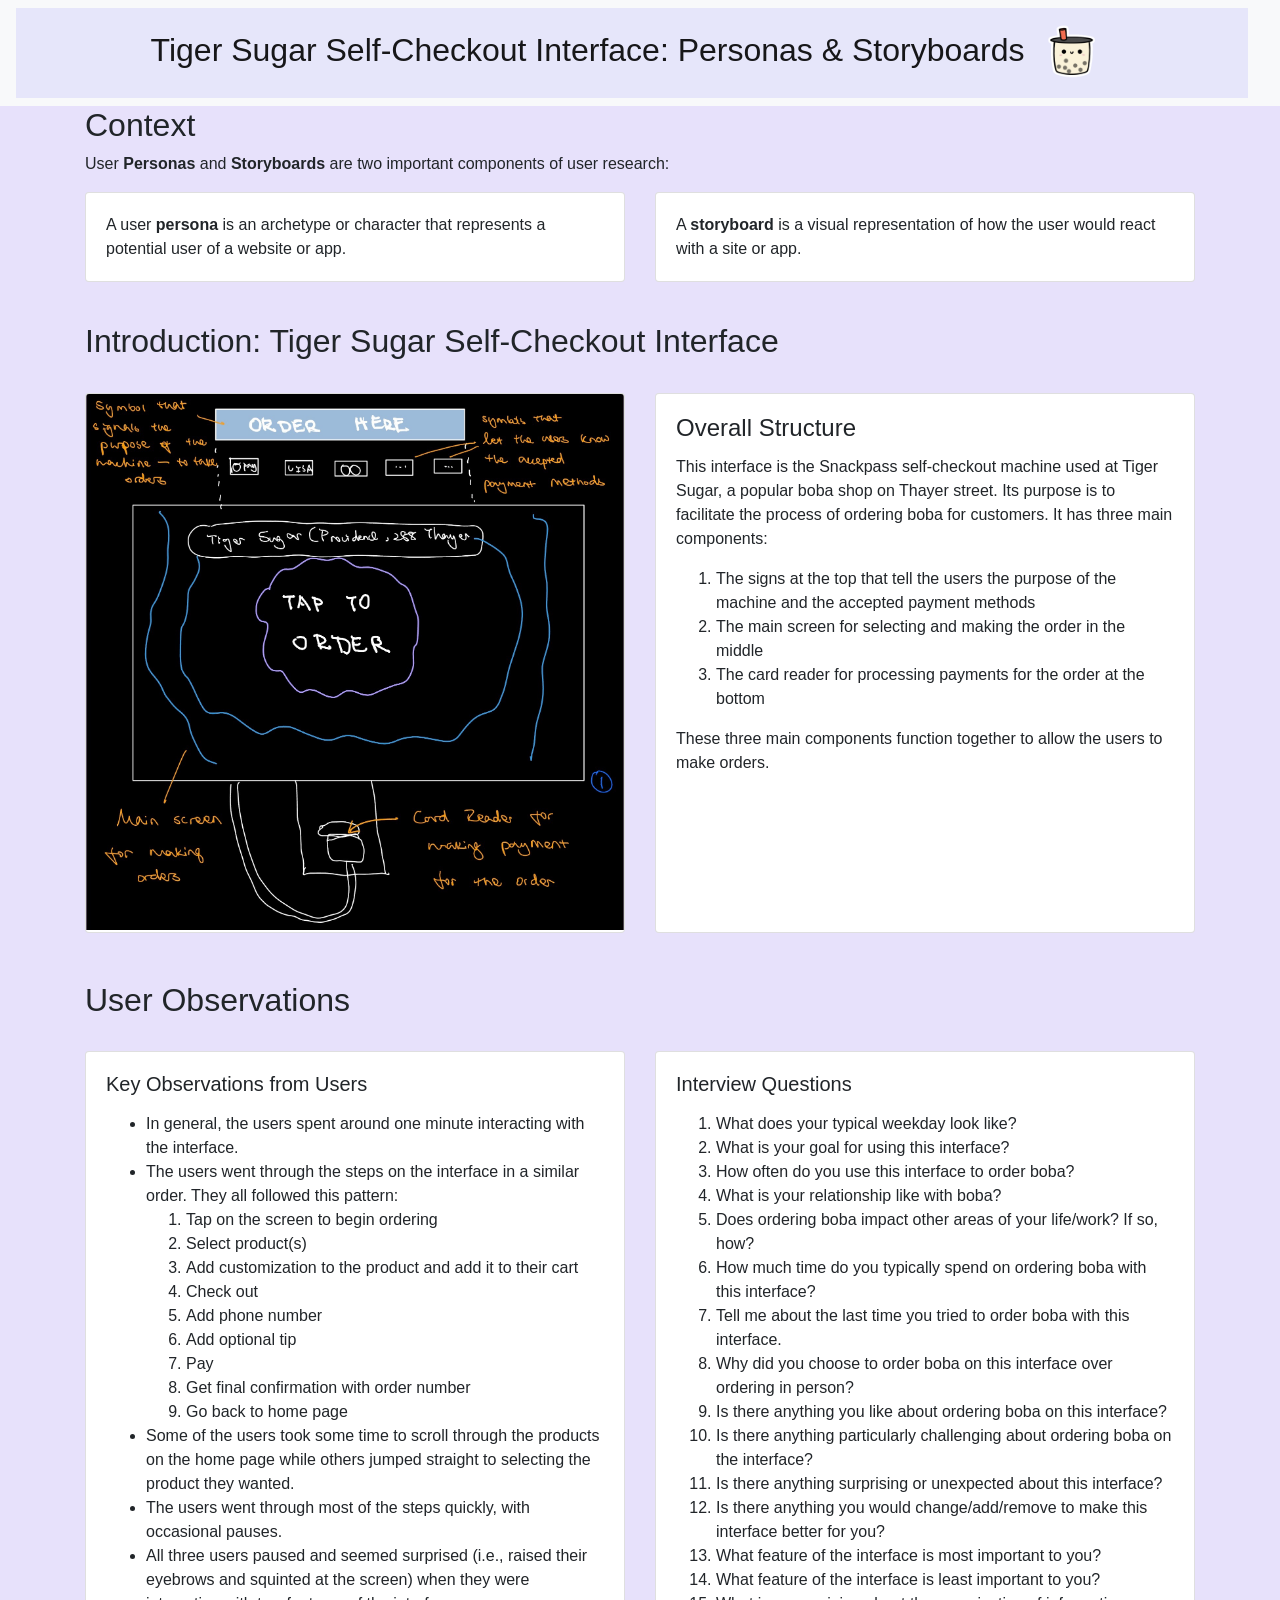
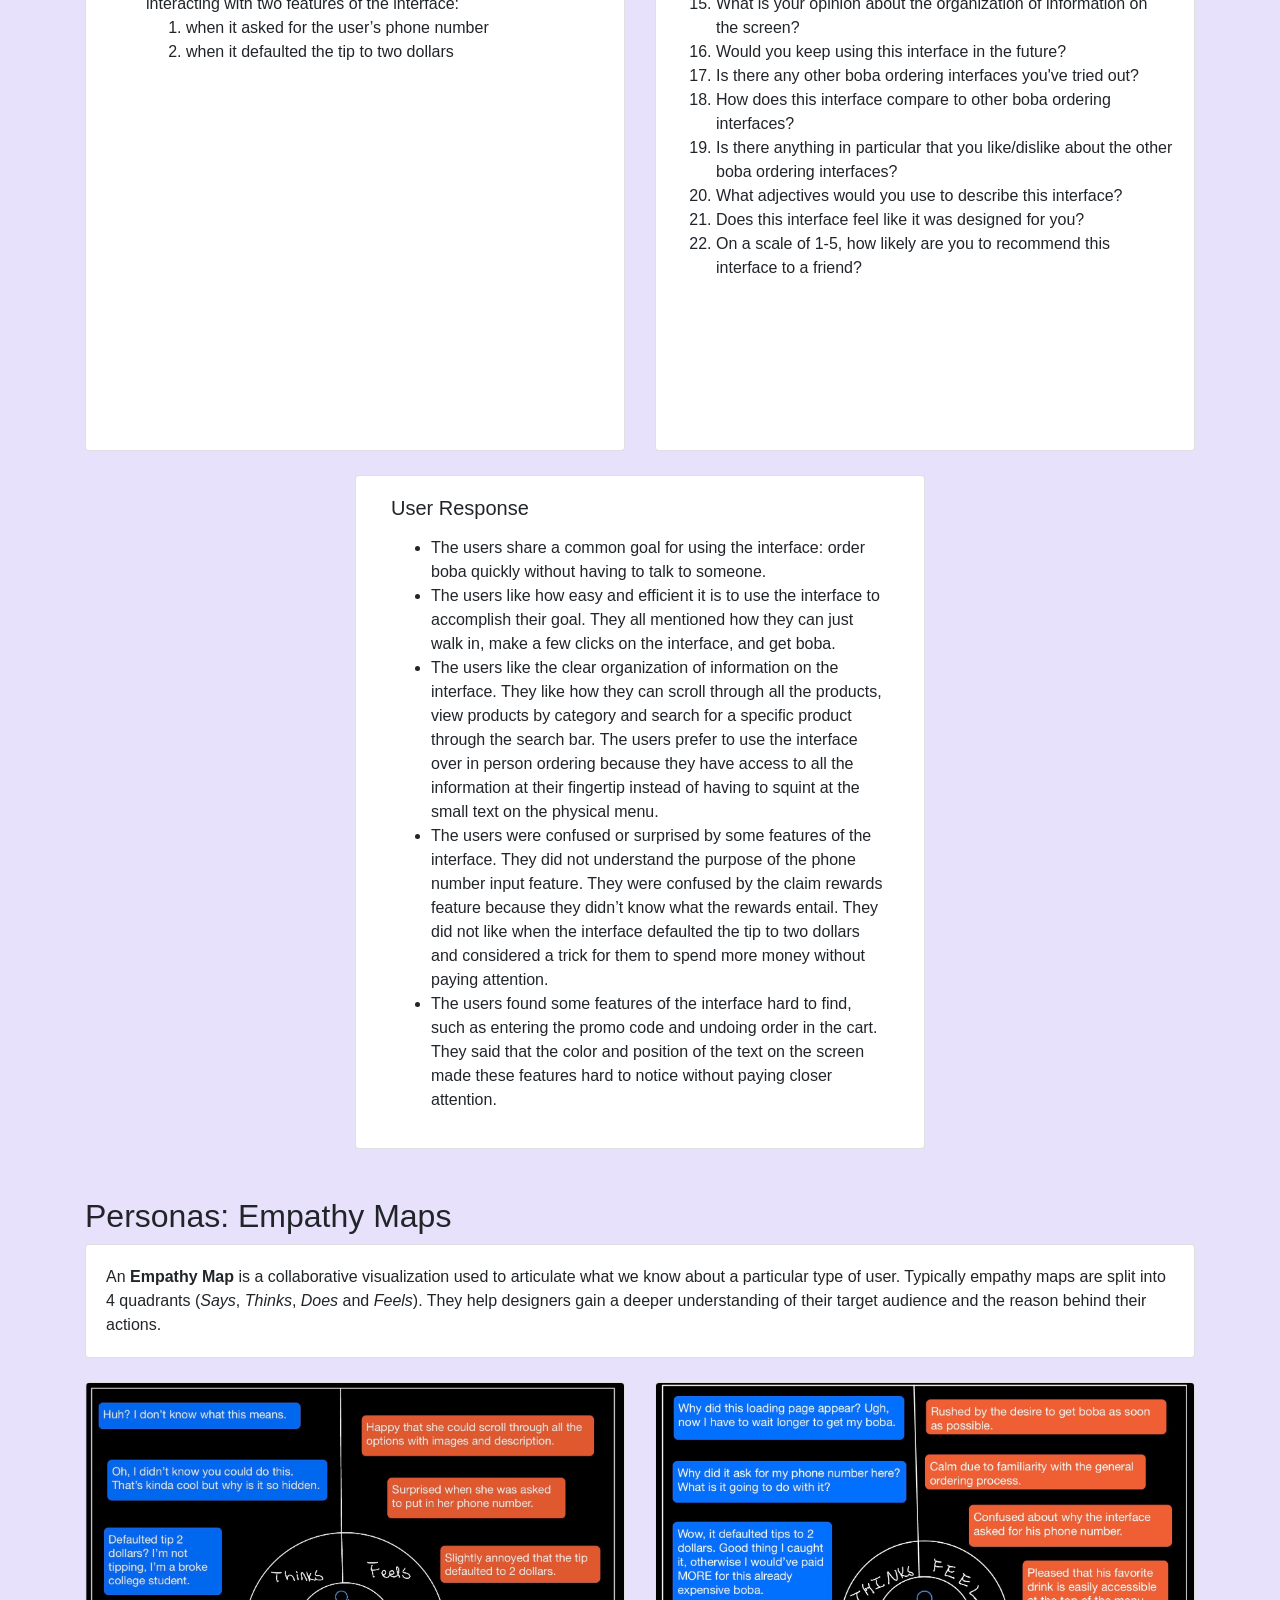
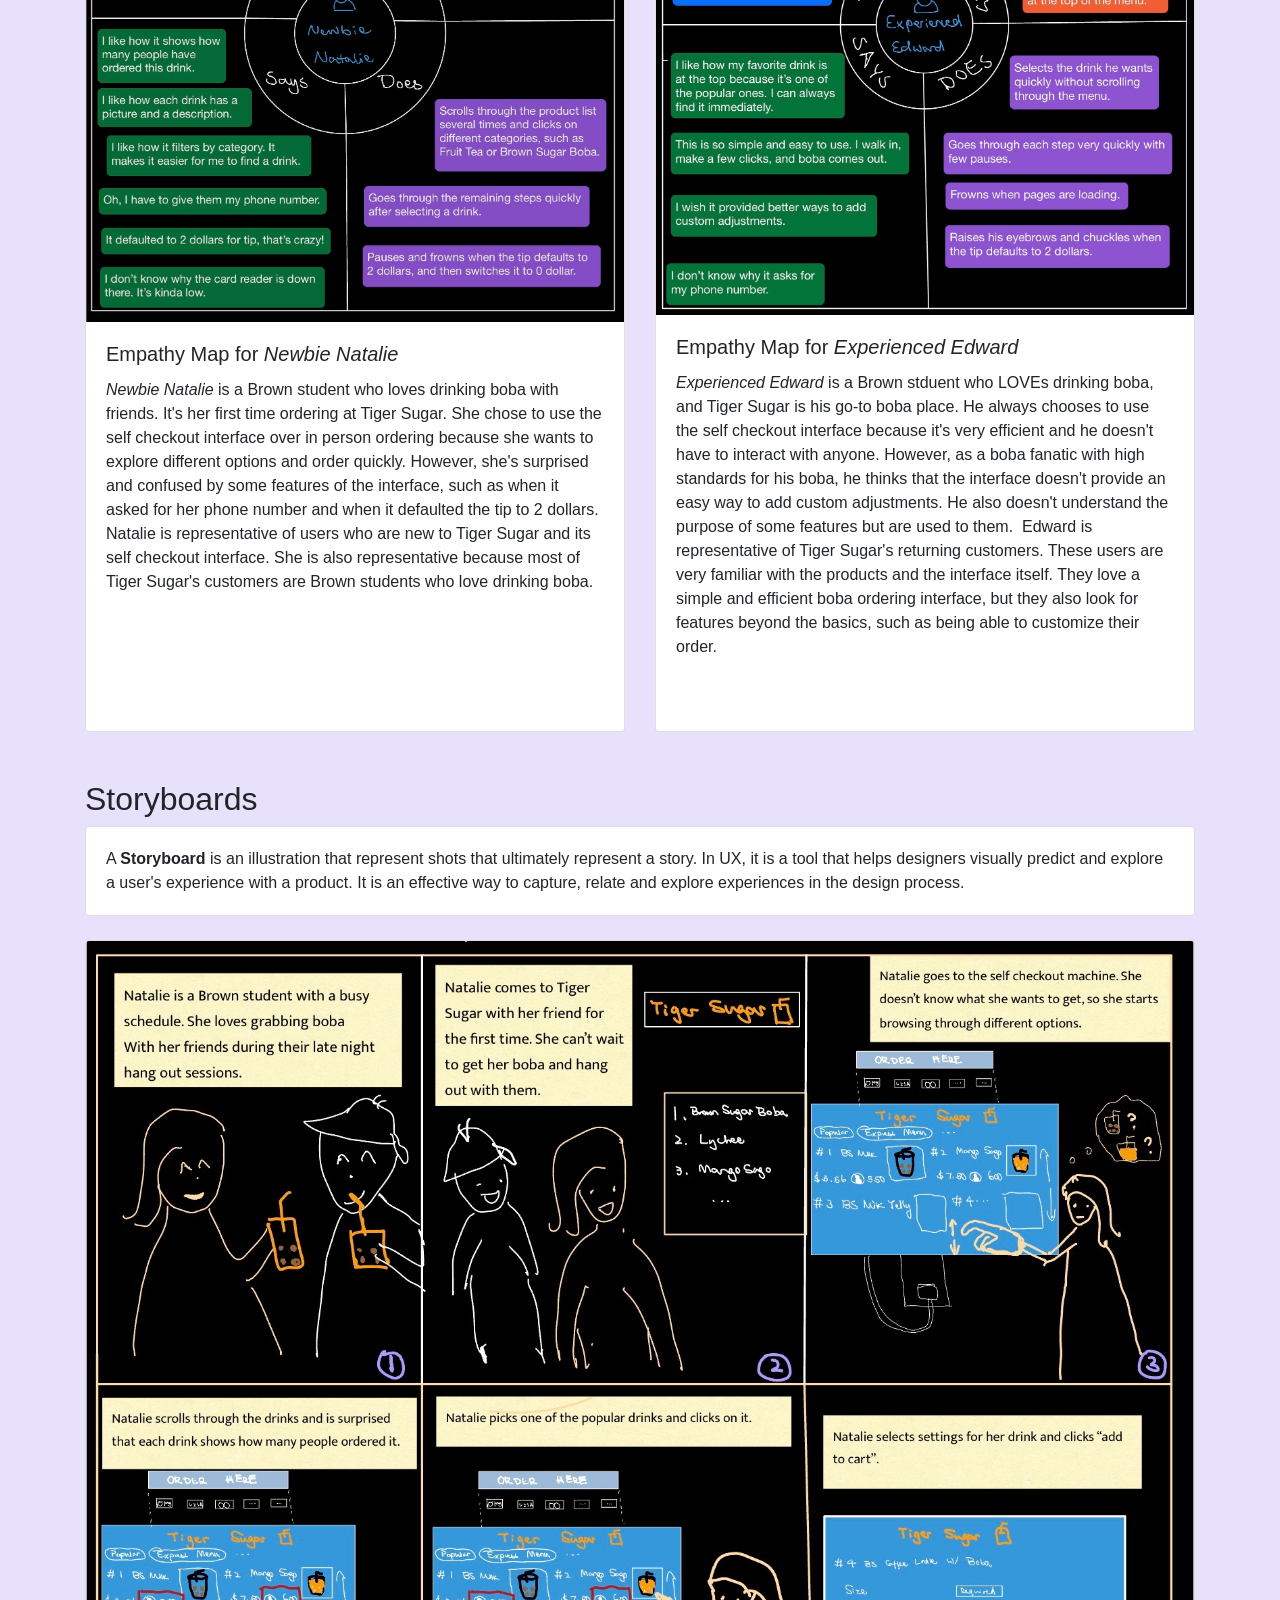
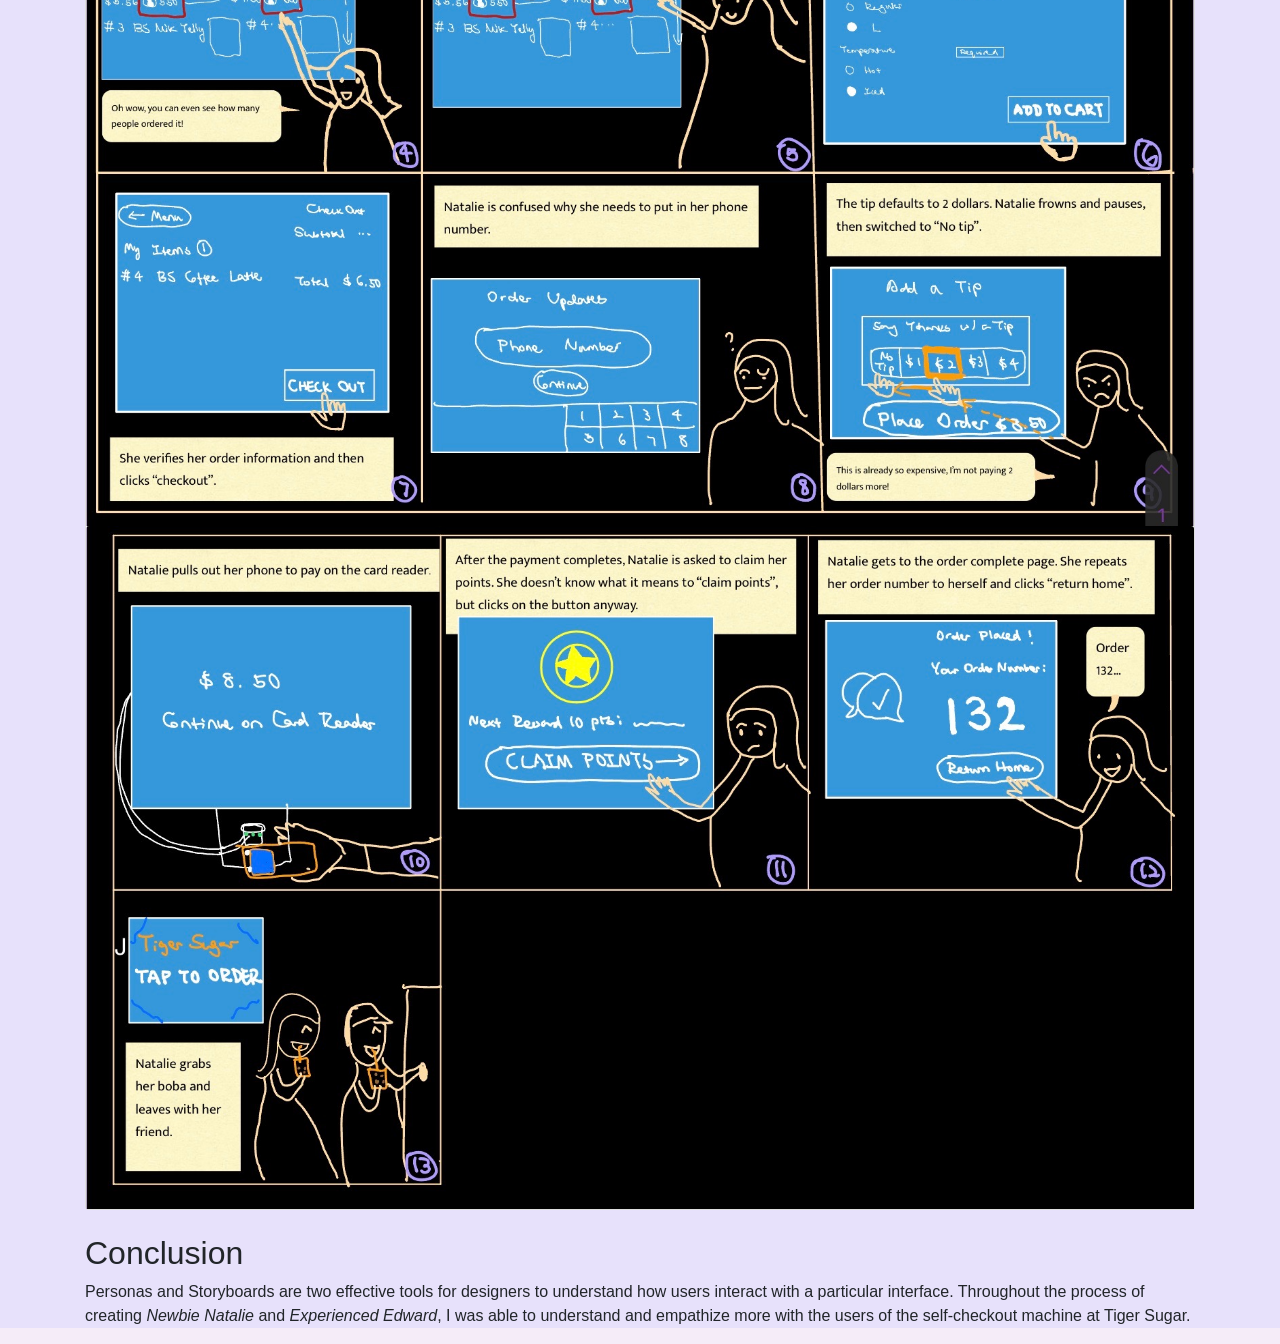
<file: model_index.html>
<!doctype html>
<html lang="en">
  <head>
    <!-- Required meta tags -->
    <meta charset="utf-8">
    <meta name="viewport" content="width=device-width, initial-scale=1, shrink-to-fit=no">

    <!-- CITATION: CSS and modules rom Bootstrap: https://getbootstrap.com/docs/4.1/getting-started/introduction/ -->
    <link rel="stylesheet" href="https://cdn.jsdelivr.net/npm/bootstrap@4.1.3/dist/css/bootstrap.min.css" integrity="sha384-MCw98/SFnGE8fJT3GXwEOngsV7Zt27NXFoaoApmYm81iuXoPkFOJwJ8ERdknLPMO" crossorigin="anonymous">
    <link rel="stylesheet" href="styles.css">
    <title>Personas</title>
  </head>
  <body>
    <nav class="navbar navbar-light bg-light">
        <span class="navbar-brand mb-0 h1" style="width: 100%;text-align: center;background-color: #E6E6FA;font-size:xx-large">
            Tiger Sugar Self-Checkout Interface: Personas & Storyboards
            <img style="height: 80px; width: 80px" alt="boba_gif" src="boba_image_transparent.gif">
            <!-- CITATION: boba image from this website: https://giphy.com/stickers/aminalstickers-cute-aminals-bee-kBHfPMfonjJmM9fpfx -->
        </span>
    </nav>
    
    <div class="container">
        <h2>Context</h2>
            <p>
                <!-- CITATION: Definitions of storyboards and persona from the following article: https://uxplanet.org/user-personas-scenarios-user-stories-and-storyboards-whats-the-difference-cf00315f0799 -->
                User <strong>Personas</strong> and <strong>Storyboards</strong> are two important components of user research:
                <div class="row">
                    <div class="col-md-6">
                        <div class="card mx-auto">
                            <div class="card-body">
                            <p class="card-text">A user <strong>persona</strong> is an archetype or character that represents a potential user of a website or app.</p>
                            </div>
                        </div>
                    </div>
                    <div class="col-md-6">
                        <div class="card mx-auto">
                            <div class="card-body">
                            <p class="card-text">A <strong>storyboard</strong> is a visual representation of how the user would react with a site or app.</p>
                            </div>
                        </div>
                    </div>
                </div>
            </p>
        <br>
        <h2>Introduction: Tiger Sugar Self-Checkout Interface</h2>
            <br>
            <div class="row">
                <div class="col-md-6">
                    <div class="card mx-auto" style="height: 540px";>
                        <img class="card-img-top" src="Annotated_Sketch.png" alt="Fig.1 - Interface Sketch">
                    </div>
                </div>
                <div class="col-md-6">
                    <div class="card mx-auto" style="height: 540px";>
                        <div class="card-body">
                            <h4 class="card-title">Overall Structure</h4>
                            <p class="card-text">This interface is the Snackpass self-checkout machine used at Tiger Sugar,  a popular boba shop on Thayer street. Its purpose is to facilitate the process of ordering boba for customers. It has three main components: 
                                <ol>
                                    <li>
                                        The signs at the top that tell the users the purpose of the machine and the accepted
                                payment methods
                                    </li>
                                    <li>
                                        The main screen for selecting and making the order in the middle 
                                    </li>
                                    <li>
                                        The card reader for processing payments for the order at the bottom
                                    </li>
                                </ol>
                                These three main components function together to allow the users to make orders.</p>
                        </div>
                    </div>
                </div>
            </div>
        <br>
        <br>
        <h2>User Observations</h2>
        <br>
        <div class="row">
            <div class="col-md-6">
                <div class="card mx-auto" style="height: 1000px">
                    <div class="card-body">
                        <h5 class="card-title">Key Observations from Users</h5>
                        <p class="card-text">
                            <ul>
                                <li>
                                    In general, the users spent around one minute interacting with the interface. 
                                </li>
                                <li>
                                    The users went through the steps on the interface in a similar order.&nbsp;They all followed this pattern: 
                                    <ol>
                                        <li>
                                            Tap on the screen to begin ordering
                                        </li>
                                        <li>
                                            Select product(s)
                                        </li>
                                        <li>
                                            Add customization to the product and add it to their cart
                                        </li>
                                        <li>
                                            Check out
                                        </li>
                                        <li>
                                            Add phone number
                                        </li>
                                        <li>
                                            Add optional tip
                                        </li>
                                        <li>
                                            Pay
                                        </li>
                                        <li>
                                            Get final confirmation with order number
                                        </li>
                                        <li>
                                            Go back to home page
                                        </li>
                                    </ol>
                                </li>
                                <li>
                                    Some of the users took some time to scroll through the products on the home page while others jumped straight to selecting the product they wanted.
                                </li>
                                <li>
                                    The users went through most of the steps quickly, with occasional pauses.
                                </li>
                                <li>
                                    All three users paused and seemed surprised (i.e., raised their eyebrows and squinted at the screen) when they were interacting with two features of the interface: 
                                    <ol>
                                        <li>
                                            when it asked for the user’s phone number
                                        </li>
                                        <li>
                                            when it defaulted the tip to two dollars
                                        </li>
                                    </ol>
                                </li>
                            </ul>
                        </p>
                        </div>
                </div>
                
            </div>
            
            <div class="col-md-6">
                <div class="card mx-auto" style="height: 1000px">
                    <div class="card-body">
                        <h5 class="card-title">Interview Questions</h5>
                        <p class="card-text">
                            <ol>
                                <li>
                                    What does your typical weekday look like?
                                </li>
                                <li>
                                    What is your goal for using this interface?
                                </li>
                                <li>
                                    How often do you use this interface to order boba?
                                </li>
                                <li>
                                    What is your relationship like with boba?
                                </li>
                                <li>
                                    Does ordering boba impact other areas of your life/work? If so, how?
                                </li>
                                <li>
                                    How much time do you typically spend on ordering boba with this interface?
                                </li>
                                <li>
                                    Tell me about the last time you tried to order boba with this interface.
                                </li>
                                <li>
                                    Why did you choose to order boba on this interface over ordering in person?
                                </li>
                                <li>
                                    Is there anything you like about ordering boba on this interface?
                                </li>
                                <li>
                                    Is there anything particularly challenging about ordering boba on the interface?
                                </li>
                                <li>
                                    Is there anything surprising or unexpected about this interface?
                                </li>
                                <li>
                                    Is there anything you would change/add/remove to make this interface better for you?
                                </li>
                                <li>
                                    What feature of the interface is most important to you?
                                </li>
                                <li>
                                    What feature of the interface is least important to you?
                                </li>
                                <li>
                                    What is your opinion about the organization of information on the screen?
                                </li>
                                <li>
                                    Would you keep using this interface in the future?
                                </li>
                                <li>
                                    Is there any other boba ordering interfaces you've tried out?
                                </li>
                                <li>
                                    How does this interface compare to other boba ordering interfaces?
                                </li>
                                <li>
                                    Is there anything in particular that you like/dislike about the other boba ordering interfaces?
                                </li>
                                <li>
                                    What adjectives would you use to describe this interface?
                                </li>
                                <li>
                                    Does this interface feel like it was designed for you?
                                </li>
                                <li>
                                    On a scale of 1-5, how likely are you to recommend this interface to a friend?
                                </li>
                            </ol>
                        </p>
                        </div>
                </div>
                
            </div>
        </div>
        <br>
        <div class="row">
            <div class="card col-md-6 mx-auto">
                <div class="card-body">
                    <h5 class="card-title">User Response</h5>
                    <p class="card-text">
                        <ul>
                            <li>
                                The users share a common goal for using the interface: order boba quickly without having to talk to someone. 
                            </li>
                            <li>
                                The users like how easy and efficient it is to use the interface to accomplish their goal. They all mentioned how they can just walk in, make a few clicks on the interface, and get boba.
                            </li>
                            <li>
                                The users like the clear organization of information on the interface. They like how they can scroll through all the products, view products by category and search for a specific product through the search bar. The users prefer to use the interface over in person ordering because they have access to all the information at their fingertip instead of having to squint at the small text on the physical menu.
                            </li>
                            <li>
                                The users were confused or surprised by some features of the interface. They did not understand the purpose of the phone number input feature. They were confused by the claim rewards feature because they didn’t know what the rewards entail. They did not like when the interface defaulted the tip to two dollars and considered a trick for them to spend more money without paying attention.
                            </li>
                            <li>
                                The users found some features of the interface hard to find, such as entering the promo code and undoing order in the cart. They said that the color and position of the text on the screen made these features hard to notice without paying closer attention.
                            </li>
                        </ul>
                    </p>
                    </div>
            </div>
        </div>

        <br>
        <br>
        <h2>Personas: Empathy Maps</h2>
            
            <div class="card mx-auto">
                <div class="card-body">
                <!-- CITATION: Empathy map definition from this article: https://www.nngroup.com/articles/empathy-mapping/#:~:text=Definition%3A%20An%20empathy%20map%20is,empathy%20mapping%20and%20its%20uses -->
                <p class="card-text">An <strong>Empathy Map</strong> is a collaborative visualization used to articulate what we know about a particular type of user. Typically empathy maps are split into 4 quadrants (<i>Says</i>, <i>Thinks</i>, <i>Does</i> and <i>Feels</i>).
                They help designers gain a deeper understanding of their target audience and the reason behind their actions.</p>
                </div>
            </div>
            <br>
           
            <!-- *** add section about what empathy maps are and their purpose -->
            <div class="row">
                <div class="col-md-6">
                    <div class="card" style="height: 950px;">
                        <img class="card-img-top" src="Empathy_Map_One.png" alt="Fig.2 - Emapthy Map 1">
                        <div class="card-body">
                        <h5 class="card-title">Empathy Map for <i>Newbie Natalie</i></h5>
                        <p class="card-text"><i>Newbie Natalie</i> is a Brown student who loves drinking boba with friends. It's her first time ordering at Tiger Sugar. She chose to use the self checkout interface over in person ordering because she wants to explore different options and order quickly.
                        However, she's surprised and confused by some features of the interface, such as when it asked for her phone number and when it defaulted the tip to 2 dollars. Natalie is representative of users who are new to Tiger Sugar and its self checkout interface. She is also representative because most of Tiger Sugar's customers are Brown students who love drinking boba. </p>
                        </div>
                    </div>
                </div>

                <div class="col-md-6">
                    <div class="card" style="height: 950px;">
                        <img class="card-img-top" src="Empathy_Map_Two.png" alt="Fig.3 - Empathy Map 2">
                        <div class="card-body">
                        <h5 class="card-title">Empathy Map for <i>Experienced Edward</i></h5>
                        <p class="card-text"><i>Experienced Edward</i> is a Brown stduent who LOVEs drinking boba, and Tiger Sugar is his go-to boba place. He always chooses to use the self checkout interface because it's very efficient and he doesn't have to interact with anyone.
                            However, as a boba fanatic with high standards for his boba, he thinks that the interface doesn't provide an easy way to add custom adjustments. He also doesn't understand the purpose of some features but are used to them.&nbsp;
                            Edward is representative of Tiger Sugar's returning customers.&nbsp;These users are very familiar with the products and the interface itself.&nbsp;They love a simple and efficient boba ordering interface, but they also look for features beyond the basics, such as being able to customize their order.
                        </i></p>
                        </div>
                </div>
                </div>
            </div>
            
        <br>
        <br>
        <h2>Storyboards</h2>
        <div class="card mx-auto">
            <div class="card-body">
            <p class="card-text">A <strong>Storyboard</strong> is an illustration that represent shots that ultimately represent a story.&nbsp;In UX, it is a tool that helps designers visually
            predict and explore a user's experience with a product. It is an effective way to capture, relate and explore experiences in the design process.</p>
            </div>
        </div>
        <br>

        <div class="card mx-auto" style="width: 100%;">
            <img class="card-img-top" src="StoryBoard_One.png" alt="Fig.4 - Story Board 1">
            <img class="card-img-top" src="StoryBoard_Two.png" alt="Fig.5 - Story Board 2">
        </div>

        <br>
        <h2>Conclusion</h2>
        <p>Personas and Storyboards are two effective tools for designers to understand how users interact with a particular interface.&nbsp;Throughout the process of creating <i>Newbie Natalie</i> and <i>Experienced Edward</i>, I was able to understand and empathize more with the users of the self-checkout machine at Tiger Sugar.</p>
    </div>

    <!-- Optional JavaScript -->
    <!-- jQuery first, then Popper.js, then Bootstrap JS -->
    <script src="https://code.jquery.com/jquery-3.3.1.slim.min.js" integrity="sha384-q8i/X+965DzO0rT7abK41JStQIAqVgRVzpbzo5smXKp4YfRvH+8abtTE1Pi6jizo" crossorigin="anonymous"></script>
    <script src="https://cdn.jsdelivr.net/npm/popper.js@1.14.3/dist/umd/popper.min.js" integrity="sha384-ZMP7rVo3mIykV+2+9J3UJ46jBk0WLaUAdn689aCwoqbBJiSnjAK/l8WvCWPIPm49" crossorigin="anonymous"></script>
    <script src="https://cdn.jsdelivr.net/npm/bootstrap@4.1.3/dist/js/bootstrap.min.js" integrity="sha384-ChfqqxuZUCnJSK3+MXmPNIyE6ZbWh2IMqE241rYiqJxyMiZ6OW/JmZQ5stwEULTy" crossorigin="anonymous"></script>
  </body>
</html>
</file>
<file: styles.css>
@import url('https://fonts.cdnfonts.com/css/varela-round-2');
@import url('https://fonts.cdnfonts.com/css/almost-like-the-blues');
body {
    font-family: 'Varela Round', sans-serif;
    background-color: #e7e1fb;
  }

  .cute-header {
    font-family: 'Almost like the blues', sans-serif;
  }

/* CITATION: https://codepen.io/goodkatz/pen/LYPGxQz?editors=1100 */
.header {
  position:relative;
  text-align:center;
  background: linear-gradient(to right, rgb(252, 190, 74), #ffffc2);
  color:white;
}

.logo {
  width:50px;
  fill:white;
  padding-right:15px;
  display:inline-block;
  vertical-align: middle;
}

.inner-header {
  height:80vh;
  width:100%;
  margin: 0;
  padding: 0;
}

.flex { /*Flexbox for containers*/
  display: flex;
  justify-content: center;
  align-items: center;
  text-align: center;
}

.start {
  line-height: 0;
  padding: 20px 45px;
  border-radius: 4px;
  text-decoration: none;
  transition: 0.5s;
  color: rgb(90, 40, 176);
  background: #fff;
  box-shadow: 0px 5px 30px rgba(65, 84, 241, 0.4);
}

.start i {
  margin-left: 10px;
  font-size: 18px;
  transition: 0.3s;
}

.start:hover {
  color: rgb(90, 40, 176);
}

.start:hover i {
  color: rgb(90, 40, 176);
  transform: translateX(5px);
}
  
.section {
    padding: 2rem 0 7rem;
}

.subheader {
    font-weight: 600;
    color: #4154f1;
}

.custom-navbar {
    background: #6025bf;
}


.custom-footer {
  background-color: #e7e1fb;
  color: #e7e1fb;
  padding: 2rem 0;
}

.jumbo-bg {
    background-color: #020c63;
}

button {
    background-color: #020c63;
    color: #fff;
    /* make a glow effect */
    box-shadow: 0 0 5px #020c63;
    border: none;
    border-radius: 0.5rem;
    padding: 0.5rem 1rem;
    font-size: 1.2rem;
    font-weight: 600;
    cursor: pointer;
}

.dark-bg {
    background-color: #f6f9fe;
}

/* on hover make expand */
.site:hover {
    transform: scale(1.05);
    transition: 0.5s;
}

/* make Y Combinator orange, bold, and underline */
.topic {
    color: #020c63;
    font-weight: bold;
    text-decoration: underline;
}

.onwards {
    line-height: 0;
    padding: 20px 45px;
    border-radius: 4px;
    text-decoration: none;
    transition: 0.5s;
    color: #fff;
    background: #4154f1;
    box-shadow: 0px 5px 30px rgba(65, 84, 241, 0.4);
}

.onwards i {
    margin-left: 10px;
    font-size: 18px;
    transition: 0.3s;
}

.onwards:hover {
    color: white;
}

.onwards:hover i {
    color: white;
    transform: translateX(5px);
}

/* CITATION: https://codepen.io/Itchiii/pen/Ldaoaz */
.path {
    stroke-dasharray: 572;
    stroke-dashoffset: 572;
    animation: pathAnimation 1.2s linear 0.001s forwards;
    visibility: hidden;
} 

.path2 { 
    stroke-dasharray: 800;
    stroke-dashoffset: 800;
    animation: pathAnimation2 1.5s linear 1.2s forwards; 
    visibility: hidden;
}

.eye {
    stroke-dasharray: 68;
    stroke-dashoffset: 68;
    animation: eyeAnimation .5s linear 2.72s forwards;
    visibility: hidden;
}

@keyframes pathAnimation { 
    from {visibility: hidden; stroke-dashoffset: 572;}
    to { visibility: visible; stroke-dashoffset: 0; }
}

@keyframes pathAnimation2 {  
    from {visibility: hidden;stroke-dashoffset: 800; }
    to { visibility: visible; stroke-dashoffset: 0; }
}

@keyframes eyeAnimation {  
    from { visibility: hidden;stroke-dashoffset: 68;}
    to {visibility: visible; stroke-dashoffset: 0;}
}
  

/* boba css */
 
:root {
    background-color: #f5ecf8;
  }
  
  #bubbletea {
    display: block;
    margin-left: auto;
    margin-right: auto;
    width: 400px;
  }
  
  #cheeks {
    -webkit-animation: blush 4s infinite;
    animation: blush 4s infinite;
  }
  
  @-webkit-keyframes blush {
    50% {
      stroke: #b7094c;
    }
  }
  
  @keyframes blush {
    50% {
      stroke: #b7094c;
    }
  }
  
  #boba-two {
    -webkit-animation: jiggle 5s infinite;
    animation: jiggle 5s infinite;
  }
  #boba-three {
    -webkit-animation: jiggle 3s infinite;
    animation: jiggle 3s infinite;
  }
  #boba-four {
    -webkit-animation: jiggle 4s infinite;
    animation: jiggle 4s infinite;
  }
  
  #boba-five {
    -webkit-animation: jiggle 2s infinite;
    animation: jiggle 2s infinite;
  }
  
  #boba-six {
    -webkit-animation: jiggle 6s infinite;
    animation: jiggle 6s infinite;
  }
  
  @-webkit-keyframes jiggle {
    25% {
      -webkit-transform: translateY(3px);
      transform: translateY(3px);
    }
    50% {
      -webkit-transform: translateY(6px) scale(0.98);
      transform: translateY(6px) scale(0.98);
    }
  
    100% {
      -webkit-transform: translateY(4px);
      transform: translateY(4px);
    }
  }
  
  @keyframes jiggle {
    25% {
      -webkit-transform: translateY(3px);
      transform: translateY(3px);
    }
    50% {
      -webkit-transform: translateY(6px) scale(0.98);
      transform: translateY(6px) scale(0.98);
    }
  
    100% {
      -webkit-transform: translateY(4px);
      transform: translateY(4px);
    }
  }


#float {
  line-height: 0;
  padding: 15px 25px;
  border-radius: 4px;
  text-decoration: none;
  color: #fff;
  background: rgb(90, 40, 176);
  /* float bottom left */
  position: fixed;
  bottom: 1.5rem;
  left: 1rem;
}

#float i {
  margin-right: 7px;
  font-size: 15px;
}

#float:hover {
  color: white;
  transform: scale(1.025);
  transition: 0.75s;
}
</file>
